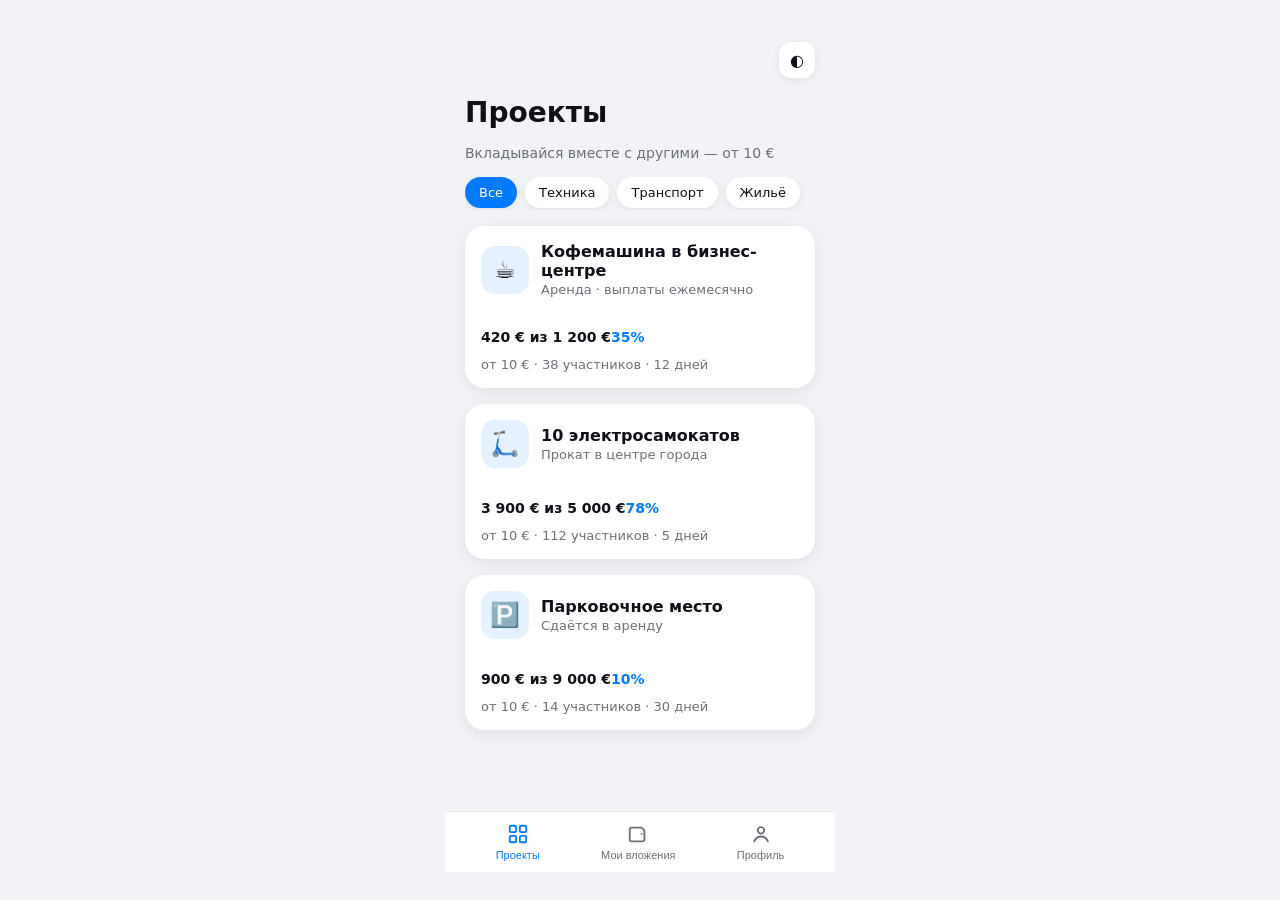
<file: index.html>
<!DOCTYPE html>
<html lang="ru">
<head>
<meta charset="UTF-8">
<meta name="viewport" content="width=device-width, initial-scale=1, viewport-fit=cover">
<title>Проекты — совместные вложения</title>
<link rel="stylesheet" href="css/styles.css">
</head>
<body>
<div class="phone">
  <div class="topbar" id="topbarRoot"></div>

  <div class="pages">
    <section class="page" data-page="list"></section>
    <section class="page" data-page="detail"></section>
    <section class="page" data-page="investments"></section>
    <section class="page" data-page="profile"></section>
  </div>

  <button class="cta" id="ctaBtn" style="display:none">Вложить от 10 €</button>

  <div class="tabbar" id="tabbarRoot"></div>
</div>

<script src="js/app.js"></script>
</body>
</html>
</file>
<file: css/styles.css>
:root {
  --bg: #f2f3f6;
  --card: #ffffff;
  --ink: #0f1017;
  --muted: #6c7078;
  --blue: #007aff;
  --blue-soft: #e5f1ff;
  --green: #34c759;
  --green-soft: #e6f8ea;
  --track: rgba(0,0,0,.08);
  --shadow: rgba(0,0,0,.08);
  --on-accent: #ffffff;
  box-sizing: border-box;
  padding-top: env(safe-area-inset-top, 0px);
  padding-bottom: env(safe-area-inset-bottom, 0px);
}
:root:not([data-theme="light"]) {
  @media (prefers-color-scheme: dark) {
    --bg: #16171e;
    --card: #21232b;
    --ink: #f2f3f6;
    --muted: #94969e;
    --blue: #4a9bff;
    --blue-soft: #29354a;
    --green: #5cd97a;
    --green-soft: #1c3324;
    --track: rgba(255,255,255,.12);
    --shadow: rgba(0,0,0,.4);
    --on-accent: #0f1017;
  }
}
:root[data-theme="dark"] {
  --bg: #16171e;
  --card: #21232b;
  --ink: #f2f3f6;
  --muted: #94969e;
  --blue: #4a9bff;
  --blue-soft: #29354a;
  --green: #5cd97a;
  --green-soft: #1c3324;
  --track: rgba(255,255,255,.12);
  --shadow: rgba(0,0,0,.4);
  --on-accent: #0f1017;
}
* { box-sizing: border-box; }
html, body { height: 100%; }
body {
  margin: 0;
  background: var(--bg);
  color: var(--ink);
  font-family: -apple-system, BlinkMacSystemFont, "SF Pro Text", "Inter", system-ui, sans-serif;
  display: flex;
  align-items: center;
  justify-content: center;
  min-height: 100%;
  transition: background .3s ease, color .3s ease;
}
.phone {
  position: relative;
  width: 390px;
  max-width: 100vw;
  height: 844px;
  max-height: 100dvh;
  background: var(--bg);
  overflow: hidden;
  display: flex;
  flex-direction: column;
}
.topbar {
  display: flex;
  align-items: center;
  justify-content: space-between;
  padding: calc(env(safe-area-inset-top, 0px) + 14px) 20px 6px;
}
.theme-toggle {
  border: none;
  background: var(--card);
  color: var(--ink);
  width: 36px; height: 36px;
  border-radius: 12px;
  font-size: 16px;
  cursor: pointer;
  box-shadow: 0 2px 8px var(--shadow);
}
.back-btn {
  border: none;
  background: transparent;
  color: var(--blue);
  font-size: 15px;
  font-weight: 500;
  padding: 8px 0;
  cursor: pointer;
  visibility: hidden;
}
.back-btn.show { visibility: visible; }

.pages {
  position: relative;
  flex: 1;
  overflow: hidden;
}
.page {
  position: absolute;
  inset: 0;
  padding: 8px 20px 96px;
  overflow-y: auto;
  display: flex;
  flex-direction: column;
  gap: 16px;
  opacity: 0;
  transform: translateX(24px);
  pointer-events: none;
  transition: opacity .28s ease, transform .28s ease;
}
.page.active {
  opacity: 1;
  transform: translateX(0);
  pointer-events: auto;
}

h1 { font-size: 28px; font-weight: 700; margin: 4px 0 0; }
.subtitle { font-size: 14px; color: var(--muted); margin: 0; }

.chips { display: flex; gap: 8px; overflow-x: auto; padding-bottom: 2px; flex-shrink: 0; }
.chip {
  flex: none;
  padding: 8px 14px;
  border-radius: 16px;
  background: var(--card);
  color: var(--ink);
  font-size: 13px;
  font-weight: 500;
  box-shadow: 0 2px 8px var(--shadow);
}
.chip.active { background: var(--blue); color: var(--on-accent); }

.card {
  background: var(--card);
  border-radius: 20px;
  padding: 16px;
  box-shadow: 0 4px 16px var(--shadow);
  display: flex;
  flex-direction: column;
  gap: 12px;
  cursor: pointer;
  border: none;
  text-align: left;
  color: inherit;
  font: inherit;
  width: 100%;
}
.card-top { display: flex; align-items: center; gap: 12px; }
.icon {
  width: 48px; height: 48px;
  border-radius: 14px;
  background: var(--blue-soft);
  display: flex; align-items: center; justify-content: center;
  font-size: 24px;
  flex: none;
}
.card-title { font-size: 16px; font-weight: 600; margin: 0; }
.card-sub { font-size: 13px; color: var(--muted); margin: 2px 0 0; }
.track { height: 8px; border-radius: 4px; background: var(--track); overflow: hidden; }
.track-fill { height: 100%; background: var(--blue); border-radius: 4px; }
.card-amounts { display: flex; justify-content: space-between; font-size: 14px; font-weight: 600; }
.card-amounts .pct { color: var(--blue); }
.card-meta { font-size: 13px; color: var(--muted); margin: 0; }

.hero {
  height: 130px;
  border-radius: 28px;
  background: var(--blue-soft);
  display: flex; align-items: center; justify-content: center;
  font-size: 56px;
}
.detail-title { font-size: 22px; font-weight: 700; margin: 0; }
.detail-desc { font-size: 14px; color: var(--muted); margin: 4px 0 0; }
.panel { background: var(--card); border-radius: 20px; padding: 16px; box-shadow: 0 4px 16px var(--shadow); display: flex; flex-direction: column; gap: 10px; }
.panel-row { display: flex; justify-content: space-between; font-size: 13px; }
.panel-row .pct { color: var(--blue); font-weight: 600; }
.panel-row .days { color: var(--muted); }
.stats { display: flex; gap: 10px; }
.stat { flex: 1; background: var(--card); border-radius: 16px; padding: 12px; box-shadow: 0 4px 16px var(--shadow); }
.stat-label { font-size: 12px; color: var(--muted); margin: 0; }
.stat-value { font-size: 15px; font-weight: 600; margin: 2px 0 0; }
.safe { display: flex; gap: 8px; align-items: flex-start; background: var(--green-soft); color: var(--green); border-radius: 16px; padding: 12px 14px; font-size: 13px; font-weight: 500; }
.cta {
  position: absolute; left: 20px; right: 20px; bottom: calc(90px + env(safe-area-inset-bottom, 0px));
  height: 56px; border-radius: 18px; border: none;
  background: var(--blue); color: var(--on-accent);
  font-size: 17px; font-weight: 600; cursor: pointer;
}

.summary { background: var(--blue); color: var(--on-accent); border-radius: 24px; padding: 20px; display: flex; flex-direction: column; gap: 6px; }
.summary .label { font-size: 13px; opacity: .8; margin: 0; }
.summary .amount { font-size: 34px; font-weight: 700; margin: 0; }
.summary .row { display: flex; justify-content: space-between; font-size: 15px; font-weight: 600; }
.section-label { font-size: 17px; font-weight: 600; margin: 0; }
.hrow { display: flex; align-items: center; gap: 12px; background: var(--card); border-radius: 18px; padding: 12px 14px; box-shadow: 0 4px 16px var(--shadow); }
.hrow .icon { width: 44px; height: 44px; font-size: 20px; }
.hrow .info { flex: 1; }
.hrow .title { font-size: 15px; font-weight: 600; margin: 0; }
.hrow .sub { font-size: 13px; color: var(--muted); margin: 2px 0 0; }
.hrow .amount { font-size: 15px; font-weight: 600; color: var(--green); }

.profile-empty { display: flex; flex-direction: column; align-items: center; justify-content: center; flex: 1; gap: 8px; color: var(--muted); text-align: center; }

.tabbar {
  position: absolute; left: 0; right: 0; bottom: 0;
  display: flex; justify-content: space-around; align-items: center;
  padding: 10px 20px calc(10px + env(safe-area-inset-bottom, 0px));
  background: var(--card);
  border-top: 1px solid var(--track);
}
.tab { background: none; border: none; display: flex; flex-direction: column; align-items: center; gap: 4px; color: var(--muted); font-size: 11px; font-weight: 500; cursor: pointer; }
.tab svg { width: 22px; height: 22px; stroke: currentColor; fill: none; }
.tab.active { color: var(--blue); }

.card-list { display: flex; flex-direction: column; gap: 16px; }

::-webkit-scrollbar { display: none; }
</file>
